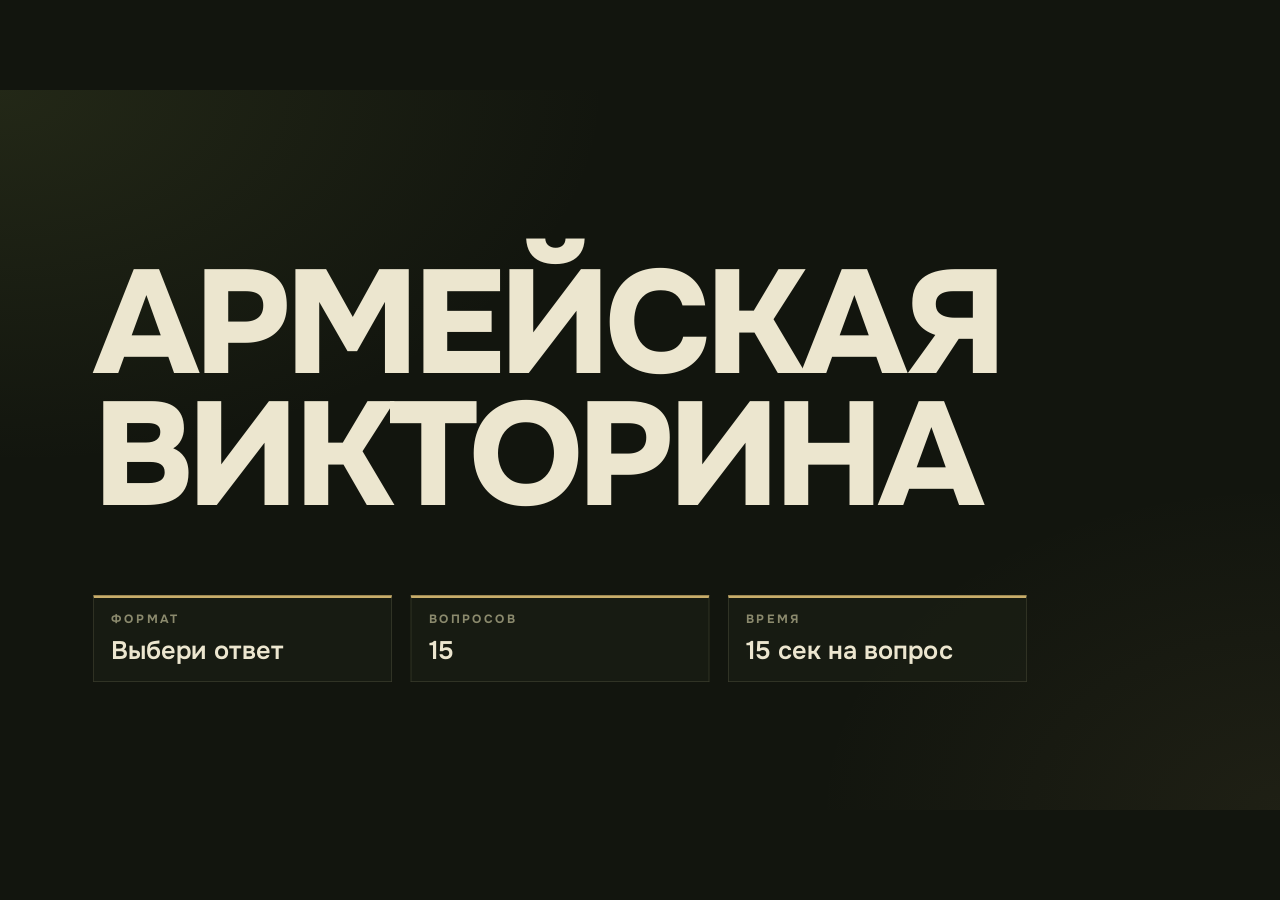
<file: index.html>
<!doctype html>
<html lang="ru" data-theme="dark">
<head>
  <meta charset="utf-8">
  <meta name="viewport" content="width=device-width, initial-scale=1">
  <title>Викторина</title>
  <link rel="stylesheet" href="css/style.css">
</head>
<body>
  <div id="viewport">
    <div id="stage">
      <div class="backdrop"></div>
      <div class="chrome"></div>
      <div class="slides"></div>
      <div class="progress"></div>
    </div>
  </div>

  <!-- Кнопки ведущего: появляются при движении мыши -->
  <div id="hud">
    <button data-a="prev" title="Назад (←)">◀</button>
    <span class="pos"></span>
    <button data-a="next" title="Дальше (клик / → / Пробел)">▶</button>
    <button data-a="timer" title="Время: пауза / старт (P)">⏯</button>
    <button data-a="slides" title="Все слайды (O)">Слайды</button>
    <button data-a="theme" title="Тема (T)">◐</button>
    <button data-a="full" title="Полный экран (F)">⛶</button>
    <button data-a="help" title="Управление (H)">?</button>
  </div>

  <script src="js/data.js"></script>
  <script src="js/sound.js"></script>
  <script src="js/app.js"></script>
</body>
</html>
</file>
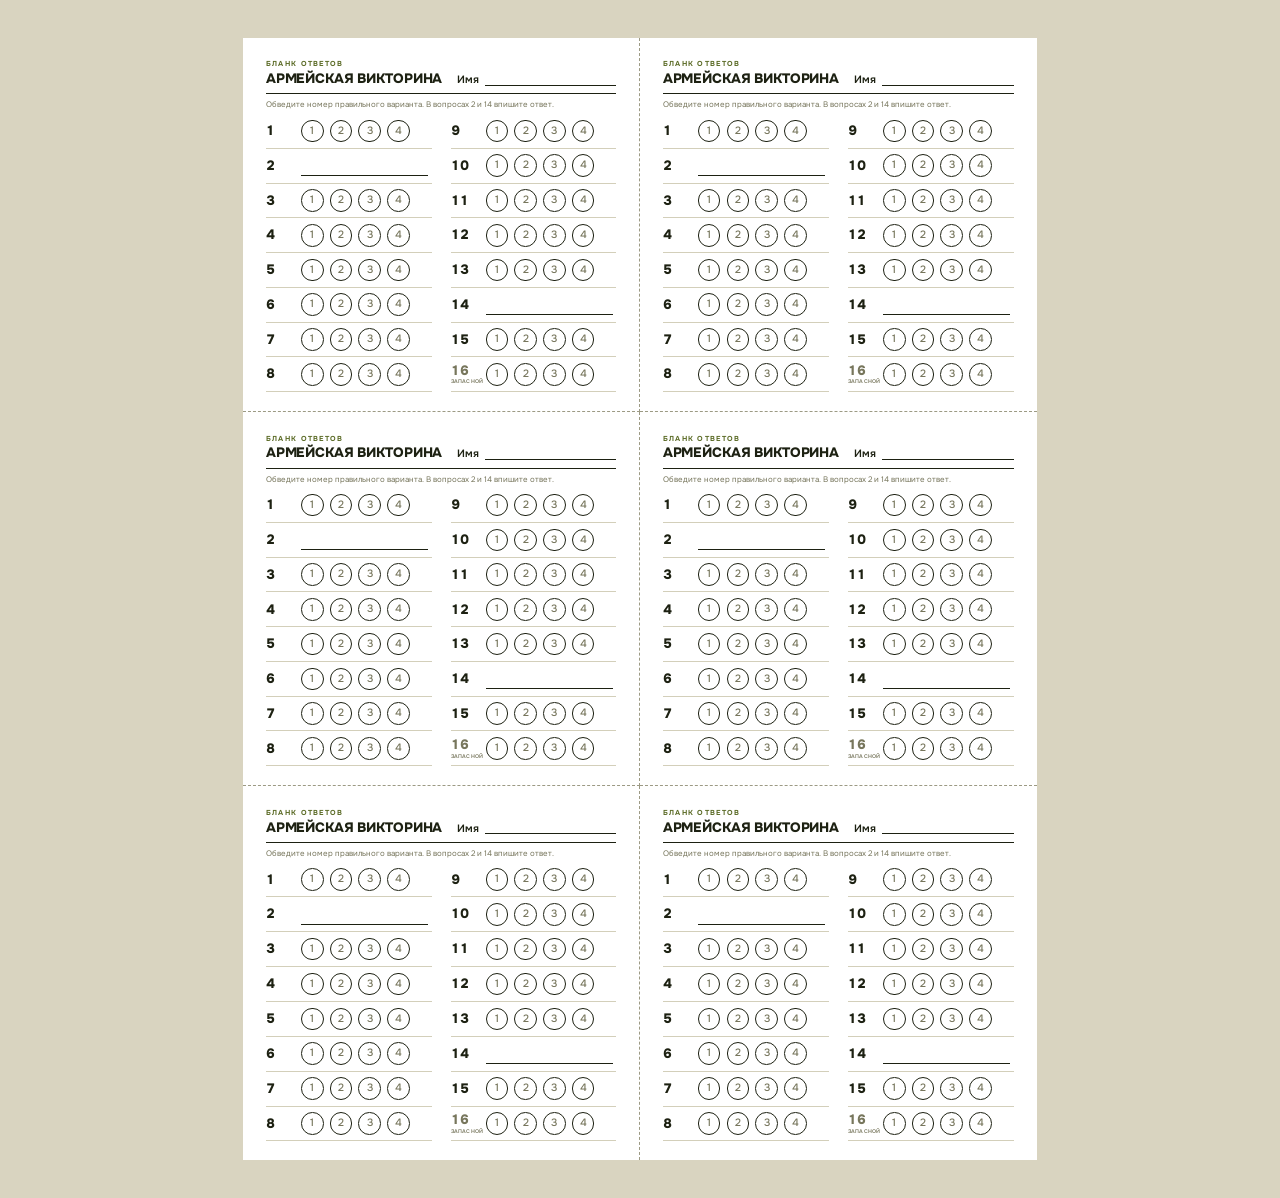
<file: blank.html>
<!doctype html>
<html lang="ru">
<head>
  <meta charset="utf-8">
  <meta name="viewport" content="width=device-width, initial-scale=1">
  <title>Бланк ответов</title>
  <!-- Бланки для печати: 6 штук на листе A4 (2 × 3, каждый 105 × 99 мм), между ними линии для разрезания.
       Строки строятся из js/data.js: у вопроса с вариантами — кружки 1–4, без вариантов — линия для ответа.
       Печать: Ctrl+P, A4, поля «Нет». -->
  <style>
    @font-face {
      font-family: "Onest";
      src: url("assets/fonts/onest-cyrillic-wght-normal.woff2") format("woff2-variations");
      font-weight: 100 900;
      unicode-range: U+0301, U+0400-045F, U+0490-0491, U+04B0-04B1, U+2116;
    }
    @font-face {
      font-family: "Onest";
      src: url("assets/fonts/onest-latin-wght-normal.woff2") format("woff2-variations");
      font-weight: 100 900;
      unicode-range: U+0000-00FF, U+2000-206F;
    }
    @page { size: A4 portrait; margin: 0; }
    :root {
      --ink: #1d2112;
      --muted: #77765c;
      --line: #d3cfba;
      --cut: #9c9a84;
      --accent: #5b6b26;
      --f: "Onest", "Segoe UI", sans-serif;
    }
    * { box-sizing: border-box; }
    html, body { margin: 0; background: #d9d4c0; font-family: var(--f); color: var(--ink); }
    .sheet {
      width: 210mm;
      height: 297mm;
      margin: 10mm auto;
      background: #fff;
      display: grid;
      grid-template-columns: repeat(2, 1fr);
      grid-template-rows: repeat(3, 1fr);
      -webkit-print-color-adjust: exact;
      print-color-adjust: exact;
    }
    @media print {
      html, body { background: #fff; }
      .sheet { margin: 0; }
    }

    /* Один бланк; пунктир — линии разреза */
    .blank { padding: 6mm 6mm 5mm; display: flex; flex-direction: column; min-height: 0; }
    .blank:nth-child(odd) { border-right: 0.25mm dashed var(--cut); }
    .blank:nth-child(-n+4) { border-bottom: 0.25mm dashed var(--cut); }

    header { display: flex; align-items: flex-end; gap: 4mm; padding-bottom: 2mm; border-bottom: 0.4mm solid var(--ink); }
    .title { font: 800 3.6mm/1 var(--f); text-transform: uppercase; letter-spacing: -0.01em; white-space: nowrap; }
    .kicker { font: 700 1.9mm/1 var(--f); letter-spacing: .18em; text-transform: uppercase; color: var(--accent); margin-bottom: 1.2mm; }
    .name { flex: 1; display: flex; align-items: flex-end; gap: 1.5mm; font: 600 2.8mm/1 var(--f); }
    .name span { flex: 1; border-bottom: 0.25mm solid var(--ink); height: 6mm; }

    .hint { margin: 1.6mm 0 0; font: 400 2.1mm/1.25 var(--f); color: var(--muted); }

    .cols { flex: 1; min-height: 0; display: grid; grid-template-columns: 1fr 1fr; gap: 0 5mm; margin-top: 1mm; }
    .col { display: grid; grid-template-rows: repeat(8, 1fr); }
    .row { display: flex; align-items: center; gap: 1.8mm; border-bottom: 0.2mm solid var(--line); }
    .num { width: 7.5mm; flex: none; font: 800 3.6mm/1 var(--f); font-variant-numeric: tabular-nums; }
    .opts { display: flex; gap: 1.6mm; }
    .opts i {
      width: 6mm;
      height: 6mm;
      border: 0.25mm solid var(--ink);
      border-radius: 50%;
      display: grid;
      place-items: center;
      font: 500 2.8mm/1 var(--f);
      font-style: normal;
      color: var(--muted);
    }
    .write { flex: 1; height: 5.5mm; border-bottom: 0.25mm solid var(--ink); margin-right: 1mm; }
    .spare .num { color: var(--muted); }
    .spare small { display: block; font: 600 1.4mm/1 var(--f); letter-spacing: .04em; text-transform: uppercase; margin-top: 0.6mm; }
  </style>
</head>
<body>
  <div class="sheet"></div>

  <script src="js/data.js"></script>
  <script>
    (() => {
      const Q = window.QUIZ;
      const PER_SHEET = 6;
      const PER_COL = 8;
      const qs = Q.questions;
      const esc = (s) => String(s).replace(/[&<>"]/g, (c) => ({ "&": "&amp;", "<": "&lt;", ">": "&gt;", '"': "&quot;" })[c]);
      // всегда целые колонки по 8 строк; лишние строки — для запасного вопроса
      const total = Math.max(PER_COL * 2, Math.ceil(qs.length / PER_COL) * PER_COL);
      const circles = (n) => Array.from({ length: n }, (_, d) => `<i>${d + 1}</i>`).join("");
      const row = (k) => {
        const q = qs[k];
        const n = k + 1;
        if (!q) return `<div class="row spare"><div class="num">${n}<small>запасной</small></div><div class="opts">${circles(4)}</div></div>`;
        const body = q.options ? `<div class="opts">${circles(q.options.length)}</div>` : `<div class="write"></div>`;
        return `<div class="row"><div class="num">${n}</div>${body}</div>`;
      };
      const cols = Array.from({ length: total / PER_COL }, (_, c) =>
        `<div class="col">${Array.from({ length: PER_COL }, (_, r) => row(c * PER_COL + r)).join("")}</div>`).join("");
      const written = qs.map((q, k) => (q.options ? null : k + 1)).filter(Boolean);
      const hint = "Обведите номер правильного варианта." +
        (written.length ? ` В ${written.length > 1 ? "вопросах" : "вопросе"} ${written.join(" и ")} впишите ответ.` : "");
      const blank = `
        <div class="blank">
          <header>
            <div>
              <div class="kicker">Бланк ответов</div>
              <div class="title">${esc(Q.title)}</div>
            </div>
            <div class="name">Имя <span></span></div>
          </header>
          <p class="hint">${esc(hint)}</p>
          <div class="cols">${cols}</div>
        </div>`;
      document.querySelector(".sheet").innerHTML = blank.repeat(PER_SHEET);
    })();
  </script>
</body>
</html>
</file>
<file: css/style.css>
/* ─────────────── Шрифт (лежит локально — интернет не нужен) ─────────────── */
@font-face {
  font-family: "Onest";
  src: url("../assets/fonts/onest-cyrillic-wght-normal.woff2") format("woff2-variations");
  font-weight: 100 900;
  font-display: block;
  unicode-range: U+0301, U+0400-045F, U+0490-0491, U+04B0-04B1, U+2116;
}
@font-face {
  font-family: "Onest";
  src: url("../assets/fonts/onest-latin-wght-normal.woff2") format("woff2-variations");
  font-weight: 100 900;
  font-display: block;
  unicode-range: U+0000-00FF, U+0131, U+0152-0153, U+02BB-02BC, U+02C6, U+02DA, U+02DC, U+0304, U+0308, U+0329, U+2000-206F, U+20AC, U+2122, U+2191, U+2193, U+2212, U+2215, U+FEFF, U+FFFD;
}

/* ─────────────── Цвета: армейские тона ───────────────
 * Тёмная тема по умолчанию (ночная олива) — лучше читается на проекторе в затемнённом зале.
 * Светлая (клавиша T, «хаки») — для светлого помещения.
 */
:root {
  --bg: #12150e;
  --surface: #1a1e14;
  --surface-2: #23291a;
  --line: rgba(214, 205, 160, 0.10);
  --line-2: rgba(214, 205, 160, 0.20);
  --fg: #ece6cf;
  --fg-2: #c9c2a3;
  --muted: #8b8a6d;
  --accent: #c8ad6a;   /* латунь / песок */
  --olive: #7b8a45;    /* олива */
  --no: #d9663f;       /* сигнальный оранжево-красный */

  --font: "Onest", "Segoe UI", system-ui, sans-serif;
  color-scheme: dark;
}

:root[data-theme="light"] {
  --bg: #e6dfc6;
  --surface: #f1ecda;
  --surface-2: #d9d1b4;
  --line: rgba(40, 45, 20, 0.12);
  --line-2: rgba(40, 45, 20, 0.24);
  --fg: #1d2112;
  --fg-2: #3a3f26;
  --muted: #6e6c50;
  --accent: #5b6b26;
  --olive: #8a7a3c;
  --no: #b5401c;
  color-scheme: light;
}

/* ─────────────── Каркас ─────────────── */
* { box-sizing: border-box; }
html, body {
  margin: 0;
  height: 100%;
  background: var(--bg);
  color: var(--fg);
  overflow: hidden;
  font-family: var(--font);
  -webkit-font-smoothing: antialiased;
}
body.hide-cursor, body.hide-cursor * { cursor: none !important; }
button { font: inherit; color: inherit; }

#viewport {
  position: fixed;
  inset: 0;
  background: var(--bg);
  overflow: clip;
}

/* Сцена всегда 1920×1080 и масштабируется под экран */
#stage {
  position: absolute;
  left: 50%;
  top: 50%;
  width: 1920px;
  height: 1080px;
  transform-origin: 50% 50%;
  transform: translate(-50%, -50%);
  overflow: clip;
  background: var(--bg);
  isolation: isolate;
  cursor: default;
}

/* Фон: мягкое свечение оливы и латуни по углам */
.backdrop {
  position: absolute;
  inset: 0;
  z-index: -1;
  pointer-events: none;
  background:
    radial-gradient(1300px 800px at 0% 0%, color-mix(in srgb, var(--olive) 16%, transparent), transparent 70%),
    radial-gradient(1000px 700px at 100% 100%, color-mix(in srgb, var(--accent) 7%, transparent), transparent 70%);
}

/* ─────────────── Слайды ─────────────── */
.slide {
  position: absolute;
  inset: 0;
  padding: 150px 140px 120px;
  display: flex;
  flex-direction: column;
}
.slide.enter { animation: fade-in .45s ease both; }
.slide.leave { animation: fade-out .3s ease both; pointer-events: none; }
@keyframes fade-in { from { opacity: 0; transform: translateY(12px); } }
@keyframes fade-out { to { opacity: 0; } }
.appear { animation: fade-in .5s ease both; animation-delay: calc(var(--i, 0) * 70ms); }

/* ─────────────── Верхняя строка и прогресс ─────────────── */
.chrome {
  position: absolute;
  inset: 0 0 auto 0;
  height: 110px;
  padding: 50px 140px 0;
  display: flex;
  align-items: center;
  justify-content: space-between;
  z-index: 5;
  pointer-events: none;
  font: 600 22px/1 var(--font);
  letter-spacing: .18em;
  text-transform: uppercase;
  color: var(--muted);
  transition: opacity .3s;
}
.chrome.hidden { opacity: 0; }
.chrome .round { display: flex; align-items: center; gap: 16px; color: var(--fg); }
.chrome .round::before { content: ""; width: 10px; height: 10px; border-radius: 50%; background: var(--accent); }

.progress {
  position: absolute;
  left: 140px;
  right: 140px;
  bottom: 56px;
  display: flex;
  gap: 10px;
  z-index: 5;
  pointer-events: none;
  transition: opacity .3s;
}
.progress.hidden { opacity: 0; }
.progress .seg { flex: 1; height: 4px; border-radius: 2px; background: var(--line); transition: background .4s; }
.progress .seg.past { background: color-mix(in srgb, var(--olive) 80%, transparent); }
.progress .seg.cur { background: var(--accent); }

/* ─────────────── Общее ─────────────── */
.label {
  display: inline-flex;
  align-self: flex-start;
  align-items: center;
  gap: 14px;
  font: 700 24px/1 var(--font);
  letter-spacing: .22em;
  text-transform: uppercase;
  color: var(--accent);
}
.label::before { content: ""; width: 34px; height: 3px; background: currentColor; }

/* ─────────────── Заставка ─────────────── */
.s-title { justify-content: center; }
.s-title .label { color: var(--muted); }
.s-title h1 {
  margin: 30px 0 0;
  font: 800 220px/0.9 var(--font);
  letter-spacing: -0.04em;
  text-transform: uppercase;
}
.s-title .brief {
  margin-top: 110px;
  display: grid;
  grid-template-columns: repeat(3, 1fr);
  gap: 28px;
  max-width: 1400px;
}
.s-title .brief div {
  padding: 22px 26px 24px;
  border: 1px solid var(--line-2);
  border-top: 4px solid var(--accent);
  background: color-mix(in srgb, var(--surface) 70%, transparent);
  font: 600 38px/1.2 var(--font);
  color: var(--fg);
}
.s-title .brief span { display: block; font-size: 18px; font-weight: 700; color: var(--muted); margin-bottom: 12px; letter-spacing: .2em; text-transform: uppercase; }

/* ─────────────── Суть игры ─────────────── */
.s-intro { justify-content: center; }
.s-intro h1 { margin: 34px 0 0; font: 800 120px/1 var(--font); letter-spacing: -0.03em; text-transform: uppercase; }
.s-intro .about {
  margin: 56px 0 0;
  max-width: 1480px;
  padding: 30px 40px;
  border-left: 6px solid var(--olive);
  background: color-mix(in srgb, var(--surface) 70%, transparent);
  font: 400 44px/1.42 var(--font);
  color: var(--fg-2);
  text-wrap: pretty;
}
.s-intro .about b { color: var(--accent); font-weight: 600; }

/* ─────────────── Вопрос + время сбоку ─────────────── */
.s-q { flex-direction: row; padding-right: 0; gap: 0; }
.q-main { position: relative; flex: 1; min-width: 0; display: flex; flex-direction: column; justify-content: center; padding-right: 110px; }
.q-side {
  width: 470px;
  flex: none;
  margin: -150px 0 -120px;
  padding: 150px 60px 120px;
  border-left: 1px solid var(--line);
  background: color-mix(in srgb, var(--surface) 60%, transparent);
  display: flex;
  flex-direction: column;
  align-items: center;
  justify-content: center;
  gap: 40px;
}
.q-side .side-label { font: 700 22px/1 var(--font); letter-spacing: .24em; text-transform: uppercase; color: var(--muted); }
.q-side .status { min-height: 36px; font: 700 28px/1.3 var(--font); letter-spacing: .04em; text-transform: uppercase; color: var(--accent); text-align: center; }
.steps { list-style: none; margin: 0; padding: 0; width: 100%; }
.steps li {
  display: flex;
  justify-content: space-between;
  padding: 16px 4px;
  border-top: 1px solid var(--line);
  font: 500 26px/1 var(--font);
  color: var(--muted);
  transition: color .3s;
}
.steps li:last-child { border-bottom: 1px solid var(--line); }
.steps li b { font-weight: 500; font-variant-numeric: tabular-nums; }
.steps li.active { color: var(--fg); }
.steps li.active span::before { content: "▶"; font-size: 16px; color: var(--accent); margin-right: 14px; vertical-align: middle; }
.steps li.past { opacity: .45; }

.q-count { font: 700 24px/1 var(--font); color: var(--muted); letter-spacing: .18em; text-transform: uppercase; }
.q-count b { color: var(--accent); font-weight: 800; }
.q-body, .a-body { --k: 1; }
.q-text { margin-top: calc(36px * var(--k)); font: 500 calc(60px * var(--k))/1.2 var(--font); letter-spacing: -0.015em; text-wrap: pretty; }

/* Варианты ответа */
.options { list-style: none; margin: calc(44px * var(--k)) 0 0; padding: 0; display: flex; flex-direction: column; gap: calc(14px * var(--k)); }
.options li {
  display: flex;
  align-items: center;
  gap: calc(26px * var(--k));
  padding: calc(14px * var(--k)) 26px calc(14px * var(--k)) calc(14px * var(--k));
  border: 1px solid var(--line-2);
  border-radius: 6px;
  background: color-mix(in srgb, var(--surface) 60%, transparent);
  font: 500 calc(40px * var(--k))/1.2 var(--font);
  transition: opacity .4s, background .4s, border-color .4s;
}
.options .opt-n {
  flex: none;
  width: calc(60px * var(--k));
  height: calc(60px * var(--k));
  display: grid;
  place-items: center;
  border-radius: 4px;
  background: var(--surface-2);
  color: var(--accent);
  font-weight: 700;
  font-variant-numeric: tabular-nums;
  transition: background .4s, color .4s;
}

/* Номер вопроса до показа самого вопроса */
.q-cover {
  position: absolute;
  inset: 0 110px 0 0;
  display: flex;
  flex-direction: column;
  justify-content: center;
  transition: opacity .35s, transform .35s;
}
.q-cover .what { font: 700 30px/1 var(--font); letter-spacing: .24em; text-transform: uppercase; color: var(--accent); }
.q-cover .big { font: 800 400px/0.85 var(--font); letter-spacing: -0.04em; color: var(--fg); margin: 30px 0 0 -16px; font-variant-numeric: tabular-nums; }
.q-cover .big small { font-size: 90px; font-weight: 500; color: var(--muted); letter-spacing: 0; margin-left: 24px; }
.q-body { transition: opacity .45s .1s, transform .45s .1s; }
.covered .q-body { opacity: 0; transform: translateY(16px); }
.s-q:not(.covered) .q-cover { opacity: 0; transform: translateY(-16px); pointer-events: none; }

/* Таймер — циферблат с делениями */
.timer {
  --size: 320px;
  position: relative;
  width: var(--size);
  height: var(--size);
  display: grid;
  place-items: center;
}
.timer svg { position: absolute; inset: 0; transform: rotate(-90deg); }
.timer .ticks { stroke: var(--line-2); }
.timer .track { stroke: var(--line-2); }
.timer .bar { stroke: var(--accent); transition: stroke .3s; }
.timer .digits { font: 600 104px/1 var(--font); letter-spacing: -0.03em; font-variant-numeric: tabular-nums; }
.timer.idle .digits { color: var(--fg-2); }
.timer.paused .digits { opacity: .4; }
.timer.warn .digits, .timer.done .digits { color: var(--no); }
.timer.warn .bar { stroke: var(--no); }

/* ─────────────── Ответы: по слайду на вопрос ─────────────── */
.s-answer { flex-direction: row; align-items: center; gap: 80px; }
.a-main { flex: 1; min-width: 0; height: 100%; display: flex; flex-direction: column; justify-content: center; }
.a-q { margin-top: calc(30px * var(--k)); font: 500 calc(50px * var(--k))/1.2 var(--font); letter-spacing: -0.01em; color: var(--fg-2); text-wrap: pretty; }
.s-answer .options { margin-top: calc(36px * var(--k)); }
.revealed .options li:not(.correct) { opacity: .3; }
.revealed .options li.correct { border-color: var(--accent); background: color-mix(in srgb, var(--accent) 16%, transparent); }
.revealed .options li.correct .opt-n { background: var(--accent); color: var(--bg); }
.a-reveal { opacity: 0; transform: translateY(12px); transition: opacity .45s, transform .45s; }
.revealed .a-reveal { opacity: 1; transform: none; }
.a-answer { margin-top: calc(44px * var(--k)); font: 800 calc(88px * var(--k))/1.05 var(--font); letter-spacing: -0.02em; color: var(--accent); }
.a-note { margin-top: calc(20px * var(--k)); font: 400 calc(32px * var(--k))/1.35 var(--font); color: var(--muted); }
.a-pic {
  flex: none;
  width: 640px;
  padding: 16px;
  border: 1px solid var(--line-2);
  border-radius: 8px;
  background: var(--surface);
  opacity: 0;
  transform: translateY(16px);
  transition: opacity .5s .1s, transform .5s .1s;
}
.revealed .a-pic { opacity: 1; transform: none; }
.a-pic img { display: block; width: 100%; max-height: 720px; object-fit: contain; border-radius: 4px; }

/* ─────────────── Конец ─────────────── */
.s-end { justify-content: center; }
.s-end h1 { margin: 30px 0 0; font: 800 170px/0.95 var(--font); letter-spacing: -0.04em; text-transform: uppercase; }
.s-end p { margin: 40px 0 0; font: 600 40px/1.3 var(--font); letter-spacing: .12em; text-transform: uppercase; color: var(--accent); }

/* ─────────────── Окна ведущего ─────────────── */
.overlay {
  position: absolute;
  inset: 0;
  z-index: 50;
  background: color-mix(in srgb, var(--bg) 85%, transparent);
  backdrop-filter: blur(10px);
  display: flex;
  justify-content: center;
  align-items: flex-start;
  padding: 80px;
  overflow: auto;
  animation: fade-in .2s both;
}
.panel {
  width: 1400px;
  max-width: 100%;
  background: var(--surface);
  border: 1px solid var(--line-2);
  border-top: 4px solid var(--accent);
  padding: 50px 56px;
}
.panel h3 { font: 800 44px/1 var(--font); margin: 0; letter-spacing: .02em; text-transform: uppercase; }
.panel .sub { color: var(--muted); font: 400 24px/1.4 var(--font); margin-top: 12px; }
.ov-list { display: flex; flex-wrap: wrap; gap: 8px; margin-top: 30px; }
.ov-item {
  padding: 10px 16px;
  border: 1px solid var(--line-2);
  background: transparent;
  font: 500 20px/1.2 var(--font);
  color: var(--fg-2);
  cursor: pointer;
  max-width: 360px;
  text-align: left;
}
.ov-item:hover { border-color: var(--accent); color: var(--fg); }
.ov-item.cur { background: var(--accent); color: var(--bg); border-color: transparent; }
.ov-item.spare { border-style: dashed; }
.keys { display: grid; grid-template-columns: auto 1fr; gap: 16px 30px; margin-top: 34px; font: 400 28px/1.3 var(--font); }
.keys dt { text-align: right; white-space: nowrap; }
.keys dd { margin: 0; color: var(--fg-2); }
.key {
  display: inline-block;
  min-width: 1.8em;
  padding: .15em .45em;
  background: var(--surface-2);
  border: 1px solid var(--line-2);
  font: 700 .8em/1.3 var(--font);
  text-align: center;
}

.blackout { position: absolute; inset: 0; z-index: 60; background: #000; animation: fade-in .3s both; }

/* Кнопки ведущего (появляются при движении мыши, вне сцены) */
#hud {
  position: fixed;
  right: 18px;
  bottom: 18px;
  z-index: 100;
  display: flex;
  gap: 4px;
  padding: 6px;
  background: color-mix(in srgb, var(--surface) 92%, transparent);
  border: 1px solid var(--line-2);
  opacity: 0;
  transform: translateY(8px);
  transition: opacity .3s, transform .3s;
  pointer-events: none;
}
#hud.show { opacity: 1; transform: none; pointer-events: auto; }
#hud button {
  min-width: 40px;
  height: 38px;
  padding: 0 10px;
  border: 0;
  background: transparent;
  font: 500 15px/1 var(--font);
  cursor: pointer;
  color: var(--fg-2);
}
#hud button:hover { background: var(--surface-2); color: var(--fg); }
#hud .pos { padding: 0 10px; display: grid; place-items: center; font: 500 14px/1 var(--font); color: var(--muted); }
</file>
